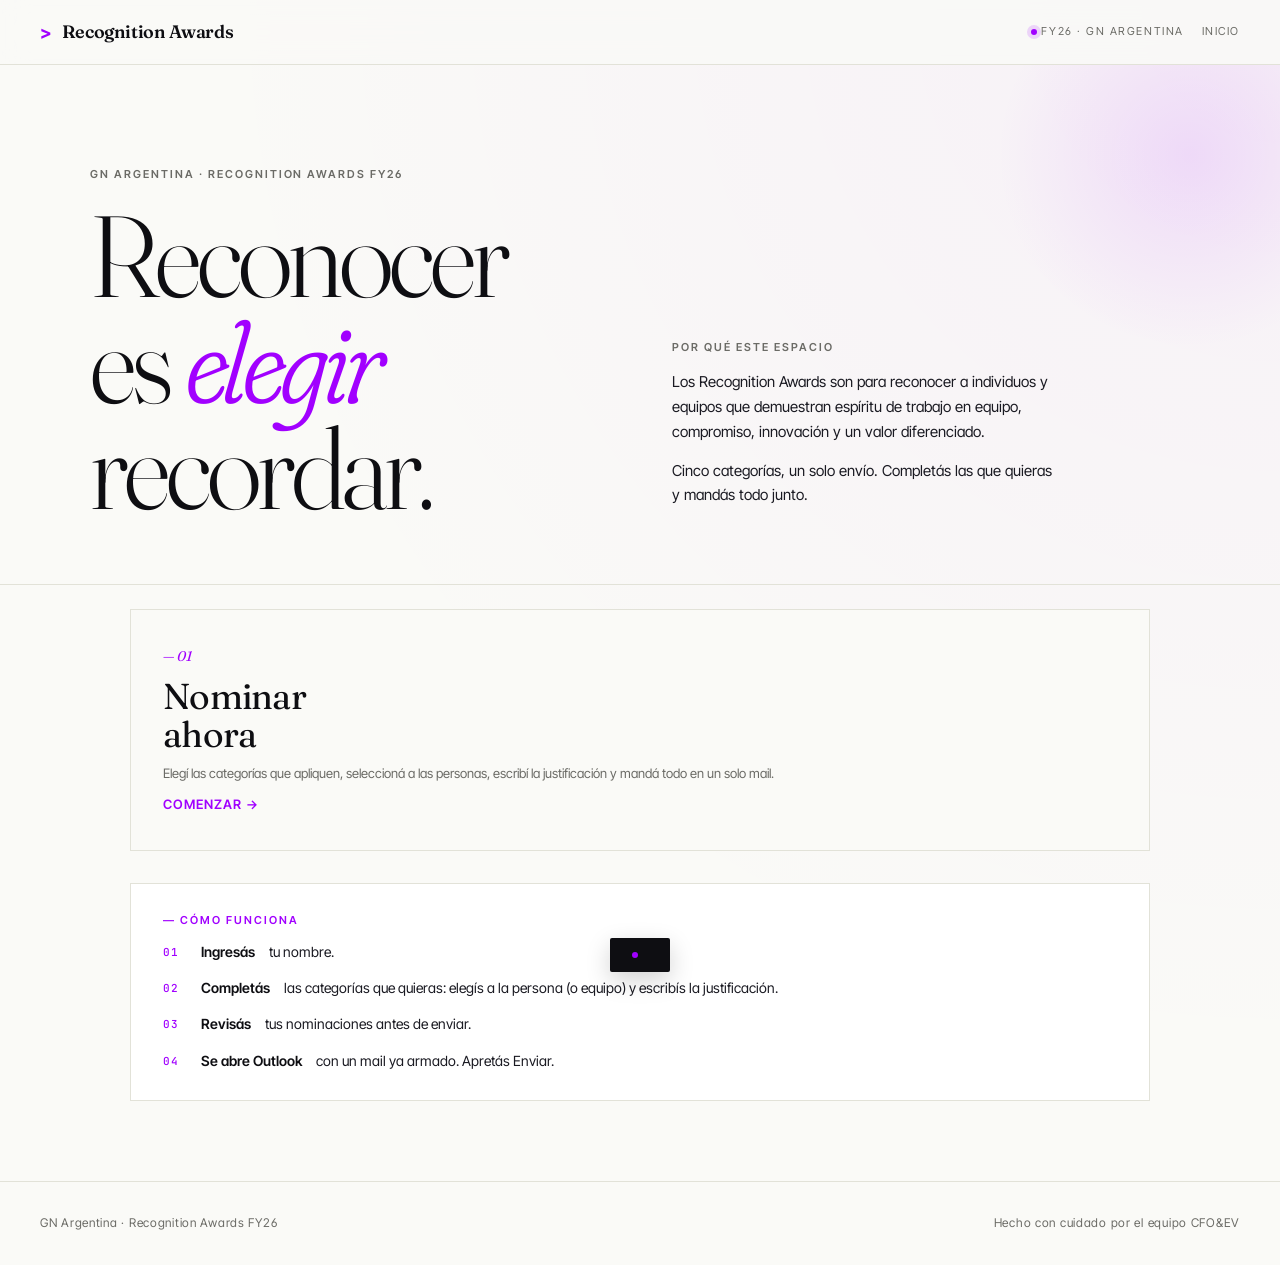
<file: index.html>
<!DOCTYPE html>
<html lang="es">
<head>
<meta charset="UTF-8">
<meta name="viewport" content="width=device-width, initial-scale=1.0">
<title>Recognition Awards · GN Argentina · FY26</title>
<meta name="description" content="GN Argentina Recognition Awards FY26 — Nominá a quienes marcaron una diferencia.">

<link rel="preconnect" href="https://fonts.googleapis.com">
<link rel="preconnect" href="https://fonts.gstatic.com" crossorigin>
<link href="https://fonts.googleapis.com/css2?family=Fraunces:ital,opsz,wght,SOFT,WONK@0,9..144,300..900,0..100,0..1;1,9..144,300..900,0..100,0..1&family=Inter+Tight:wght@300;400;500;600;700&family=JetBrains+Mono:wght@400;500&display=swap" rel="stylesheet">
<link rel="stylesheet" href="css/styles.css">

<style>
/* ---- HUB ---- */
.hub-list { display: flex; flex-direction: column; gap: 0; border-top: 1px solid var(--line); border-left: 1px solid var(--line); }
.hub-row {
  display: flex; align-items: center; justify-content: space-between; gap: 16px;
  padding: 18px 24px;
  border-right: 1px solid var(--line); border-bottom: 1px solid var(--line);
  background: var(--paper); transition: background .15s;
}
.hub-row:hover { background: #fff; }
.hub-row--filled { background: #fff; }
.hub-row-info { display: flex; align-items: baseline; gap: 12px; flex: 1; flex-wrap: wrap; }
.hub-row-badge {
  font-size: 10px; font-weight: 700; letter-spacing: .18em; text-transform: uppercase;
  color: var(--acn-purple); white-space: nowrap;
}
.hub-row-name { font-weight: 600; font-size: 15px; }
.hub-row-nominees { font-size: 13px; color: var(--success); font-weight: 500; }
.hub-row-empty { font-size: 13px; color: var(--muted-2); }

/* ---- NOMINEES SCREEN context bar ---- */
.nom-context-bar {
  display: flex; align-items: center; gap: 24px;
  padding: 12px 0 20px; flex-wrap: wrap;
}
.nom-context-cat { display: flex; flex-direction: column; gap: 2px; }
.nom-context-cat .label { font-size: 10px; font-weight: 600; letter-spacing: .16em; text-transform: uppercase; color: var(--muted); }
.nom-context-cat .name  { font-size: 15px; font-weight: 600; color: var(--acn-purple); }
.selection-badge {
  font-size: 12px; font-weight: 600; letter-spacing: .06em; text-transform: uppercase;
  color: var(--acn-purple); padding: 4px 10px;
  border: 1px solid var(--acn-purple); border-radius: 2px; background: var(--acn-purple-soft);
}
.nominee-card.multi .check { color: var(--muted-2); }
.nominee-card.multi.selected .check { color: var(--acn-purple); }

/* ---- REVIEW ---- */
.review-card {
  border: 1px solid var(--line); border-radius: var(--radius-lg);
  padding: 20px 24px; margin-bottom: 14px; background: #fff;
}
.review-cat-badge { font-size: 10px; font-weight: 700; letter-spacing: .18em; text-transform: uppercase; color: var(--acn-purple); display: block; margin-bottom: 4px; }
.review-cat-name  { font-size: 18px; font-weight: 600; margin-bottom: 8px; }
.review-nominees  { font-size: 14px; color: var(--ink-2); margin-bottom: 8px; }
.review-justification { font-size: 13px; color: var(--muted); font-style: italic; border-left: 2px solid var(--acn-purple); padding-left: 10px; }

/* ---- SENT detail ---- */
.sent-row { font-size: 14px; color: var(--ink-2); padding: 6px 0; border-bottom: 1px solid var(--line); }
.sent-row:last-child { border-bottom: none; }

/* ---- responsive ---- */
@media (max-width: 640px) {
  .hub-row { flex-direction: column; align-items: flex-start; gap: 10px; }
}
</style>
</head>
<body class="paper">

<header class="topbar">
  <a href="#" class="brand" onclick="App.go('welcome');return false;">
    <span class="chev">&gt;</span>
    Recognition Awards
  </a>
  <div class="topbar-meta">
    <span><span class="dot"></span> FY26 · GN Argentina</span>
    <span id="navTag">Inicio</span>
  </div>
</header>

<!-- ============== WELCOME ============== -->
<section class="screen active" id="screen-welcome">
  <div class="hero">
    <div class="hero-grid">
      <div>
        <span class="eyebrow">GN Argentina · Recognition Awards FY26</span>
        <h1 style="margin-top:18px">
          Reconocer<br>
          es <em>elegir</em><br>
          recordar.
        </h1>
      </div>
      <div class="hero-side">
        <span class="eyebrow">Por qué este espacio</span>
        <p>Los Recognition Awards son para reconocer a individuos y equipos que demuestran espíritu de trabajo en equipo, compromiso, innovación y un valor diferenciado.</p>
        <p>Cinco categorías, un solo envío. Completás las que quieras y mandás todo junto.</p>
      </div>
    </div>
  </div>
  <div class="wrap" style="padding-top:24px">
    <div class="action-grid action-grid-single">
      <button class="action-card" onclick="App.startSurvey()">
        <span class="num">— 01</span>
        <h3>Nominar<br>ahora</h3>
        <p>Elegí las categorías que apliquen, seleccioná a las personas, escribí la justificación y mandá todo en un solo mail.</p>
        <span class="arrow">Comenzar →</span>
      </button>
    </div>
    <div class="info-card">
      <span class="eyebrow">— Cómo funciona</span>
      <ol class="steps">
        <li><strong>Ingresás</strong> tu nombre.</li>
        <li><strong>Completás</strong> las categorías que quieras: elegís a la persona (o equipo) y escribís la justificación.</li>
        <li><strong>Revisás</strong> tus nominaciones antes de enviar.</li>
        <li><strong>Se abre Outlook</strong> con un mail ya armado. Apretás Enviar.</li>
      </ol>
    </div>
  </div>
</section>

<!-- ============== VOTER ============== -->
<section class="screen" id="screen-voter">
  <div class="hero" style="padding:80px 40px 56px">
    <div class="hero-grid">
      <div>
        <span class="eyebrow">— Paso 01</span>
        <h1 style="margin-top:18px">¿Quién <em>sos</em>?</h1>
      </div>
      <div class="hero-side">
        <p>Tu identidad real se toma de tu cuenta de Outlook al enviar. Este nombre es solo para el flujo de la página.</p>
      </div>
    </div>
  </div>
  <div class="wrap-narrow">
    <div class="field">
      <label for="voterNameInput">Tu nombre</label>
      <input type="text" id="voterNameInput" placeholder="Ej: Sol Faga" autocomplete="off" />
    </div>
    <div class="alert warn" id="voterAlert" style="display:none">⚠ Por favor escribí tu nombre antes de continuar.</div>
    <div style="display:flex;justify-content:space-between;gap:12px;margin-top:24px;flex-wrap:wrap">
      <button class="btn btn-ghost" onclick="App.go('welcome')">← Cancelar</button>
      <button class="btn btn-primary" onclick="App.confirmVoter()">Continuar →</button>
    </div>
  </div>
</section>

<!-- ============== HUB ============== -->
<section class="screen" id="screen-hub">
  <div class="hero" style="padding:64px 40px 40px">
    <div class="hero-grid">
      <div>
        <span class="eyebrow">— Paso 02</span>
        <h1 style="margin-top:18px">Tus<br><em>nominaciones</em>.</h1>
      </div>
      <div class="hero-side">
        <p>Completá las categorías que quieras. Podés nominar en una sola o en todas. Cuando termines, revisás y enviás todo junto.</p>
        <p style="margin-top:12px">Votando como: <strong id="hubVoterName">—</strong></p>
      </div>
    </div>
  </div>
  <div class="wrap">
    <div id="hubNominations"></div>
    <div style="display:flex;justify-content:space-between;gap:12px;margin-top:32px;flex-wrap:wrap">
      <button class="btn btn-ghost" onclick="App.go('voter')">← Atrás</button>
      <button class="btn btn-acn" id="hubSendBtn" onclick="App.goToReview()" disabled>
        Completá al menos una categoría para continuar
      </button>
    </div>
  </div>
</section>

<!-- ============== NOMINEES (editor por categoría) ============== -->
<section class="screen" id="screen-nominees">
  <div class="hero" style="padding:64px 40px 40px">
    <div class="hero-grid">
      <div>
        <span class="eyebrow" id="nomScreenCatBadge">Premio</span>
        <h1 style="margin-top:14px" id="nomScreenCatName">Categoría</h1>
      </div>
      <div class="hero-side">
        <p id="nomScreenHint">Seleccioná a la persona que querés nominar.</p>
      </div>
    </div>
  </div>

  <div class="wrap">
    <div class="nom-context-bar">
      <span class="selection-badge" id="selectionBadge">Ninguna seleccionada</span>
    </div>

    <!-- Toggle modo equipo — solo Dream Team y Big Hearts -->
    <div id="teamModeToggle" style="display:none; margin-bottom:20px">
      <div class="section-rule" style="margin-bottom:16px">
        <span class="label">— ¿Cómo querés nominar?</span>
        <span class="line"></span>
      </div>
      <div class="filter-group" style="display:flex;gap:8px;flex-wrap:wrap;margin-bottom:0">
        <button class="filter-chip" id="modeNameBtn" onclick="App.switchTeamMode('name')">Nombrar equipo</button>
        <button class="filter-chip" id="modeGridBtn" onclick="App.switchTeamMode('grid')">Elegir personas</button>
      </div>
    </div>

    <!-- Campo nombre de equipo (visible en modo 'name') -->
    <div id="teamNameSection" style="display:none; margin-bottom:24px">
      <div class="field">
        <label for="teamNameInput">Nombre del equipo</label>
        <input type="text" id="teamNameInput" placeholder="Ej: IA Factory, CFO Consulting Lab..." autocomplete="off" maxlength="100" />
      </div>
    </div>

    <!-- Grilla (visible en modo 'grid' o categorías individuales) -->
    <div id="teamGridSection">

    <div class="section-rule">
      <span class="label">— Elegí a la persona</span>
      <span class="line"></span>
    </div>

    <div class="search-bar">
      <div class="search-input-wrap">
        <span class="search-icon">⌕</span>
        <input type="text" id="searchInput" placeholder="Buscar por nombre o ID..." autocomplete="off" oninput="App.applyFilters()" />
        <button class="search-clear" id="searchClear" onclick="App.clearSearch()" style="display:none">×</button>
      </div>
    </div>

    <div class="filter-row">
      <div class="filter-group">
        <span class="filter-label">Nivel:</span>
        <button class="filter-chip active" data-filter="level" data-value="all" onclick="App.setFilter(this)">Todos</button>
        <button class="filter-chip" data-filter="level" data-value="M. Director" onclick="App.setFilter(this)">M. Director</button>
        <button class="filter-chip" data-filter="level" data-value="Associate Director" onclick="App.setFilter(this)">Assoc Director</button>
        <button class="filter-chip" data-filter="level" data-value="Senior Manager" onclick="App.setFilter(this)">Sr Manager</button>
        <button class="filter-chip" data-filter="level" data-value="Manager" onclick="App.setFilter(this)">Manager</button>
        <button class="filter-chip" data-filter="level" data-value="Associate Manager" onclick="App.setFilter(this)">Assoc Manager</button>
        <button class="filter-chip" data-filter="level" data-value="Consultant" onclick="App.setFilter(this)">Consultant</button>
        <button class="filter-chip" data-filter="level" data-value="Senior Analyst" onclick="App.setFilter(this)">Sr Analyst</button>
        <button class="filter-chip" data-filter="level" data-value="Analyst" onclick="App.setFilter(this)">Analyst</button>
        <button class="filter-chip" data-filter="level" data-value="Associate" onclick="App.setFilter(this)">Associate</button>
      </div>
    </div>

    <p class="helper" id="resultCount" style="margin:4px 0 14px"></p>
    <div class="nominee-grid" id="nomineeGrid"></div>
    <p class="helper" id="emptyResults" style="display:none;text-align:center;padding:32px 0">No se encontraron personas con esos filtros.</p>

    </div><!-- /teamGridSection -->

    <div class="section-rule" style="margin-top:40px">
      <span class="label">— Justificación</span>
      <span class="line"></span>
    </div>
    <div class="info-card-sm" style="margin-bottom:18px;margin-top:0">
      <p><strong>Sé específico.</strong> Contá una situación concreta: qué hizo, en qué momento, qué impacto tuvo.</p>
    </div>
    <div class="field">
      <label for="justification">¿Por qué merece este reconocimiento?</label>
      <textarea id="justification" placeholder="Ej: 'Lideró la migración de XYZ cuando el equipo estaba bajo presión. Su iniciativa nos ahorró 2 semanas.'" maxlength="500" oninput="App.updateCharCount()"></textarea>
      <div class="helper right counter">
        <span id="charCount" class="tabular">0</span> / <span id="charMax" class="tabular">500</span>
      </div>
    </div>
    <div class="alert warn" id="voteAlert" style="display:none">⚠ Seleccioná al menos una persona y escribí la justificación.</div>

    <div style="display:flex;justify-content:space-between;gap:12px;margin-top:24px;flex-wrap:wrap">
      <button class="btn btn-ghost" onclick="App.go('hub')">← Volver al resumen</button>
      <button class="btn btn-acn" onclick="App.saveCategory()">Guardar nominación →</button>
    </div>
  </div>
</section>

<!-- ============== REVIEW ============== -->
<section class="screen" id="screen-review">
  <div class="hero" style="padding:80px 40px 40px">
    <div class="hero-grid">
      <div>
        <span class="eyebrow">— Paso 03</span>
        <h1 style="margin-top:18px">Revisá<br>antes de <em>enviar</em>.</h1>
      </div>
      <div class="hero-side">
        <p>Estas son tus nominaciones. Si todo está bien, abrimos Outlook con el mail ya armado.</p>
        <p style="margin-top:12px">
          <strong id="reviewVoterName">—</strong> · <span id="reviewCount">—</span>
        </p>
      </div>
    </div>
  </div>
  <div class="wrap-narrow">
    <div id="reviewContent"></div>
    <div style="display:flex;justify-content:space-between;gap:12px;margin-top:32px;flex-wrap:wrap">
      <button class="btn btn-ghost" onclick="App.go('hub')">← Editar</button>
      <button class="btn btn-acn" onclick="App.sendAll()">📧 &nbsp;Abrir Outlook y enviar →</button>
    </div>
  </div>
</section>

<!-- ============== SENT ============== -->
<section class="screen" id="screen-sent">
  <div class="hero" style="padding:80px 40px 40px">
    <div class="hero-grid">
      <div>
        <span class="eyebrow">— ¡Listo!</span>
        <h1 style="margin-top:18px">Revisá <em>Outlook</em>.</h1>
      </div>
      <div class="hero-side">
        <p>Abrimos un mail ya armado en tu Outlook. Apretá <strong>Enviar</strong> para que las nominaciones queden registradas.</p>
      </div>
    </div>
  </div>
  <div class="wrap-narrow">
    <div class="sent-card">
      <span class="eyebrow">— Nominaciones enviadas</span>
      <h2 style="margin:10px 0 4px"><em id="sentCount">—</em></h2>
      <p class="helper" style="margin-bottom:16px">como <strong id="sentVoterName">—</strong></p>
      <div id="sentDetail" style="margin-bottom:24px"></div>

      <div class="info-card info-card-sm">
        <span class="eyebrow">— ¿No se abrió Outlook?</span>
        <p>Hacé click en el botón de abajo o fijate si el navegador bloqueó la ventana.</p>
        <button class="btn btn-ghost btn-sm" onclick="App.resendLast()" style="margin-top:10px">Reabrir Outlook</button>
      </div>

      <div style="display:flex;gap:12px;margin-top:32px;flex-wrap:wrap">
        <button class="btn btn-ghost" onclick="App.finishVoting()">Ya terminé</button>
      </div>
    </div>
  </div>
</section>

<div class="toast" id="toast"><span class="dot"></span><span id="toastMsg"></span></div>

<footer>
  <div>GN Argentina · Recognition Awards FY26</div>
  <div>Hecho con cuidado por el equipo CFO&amp;EV</div>
</footer>

<script src="js/config.js"></script>
<script src="js/app.js"></script>
</body>
</html>
</file>
<file: css/styles.css>
/* ============================================================
   RECOGNITION POINTS — Stylesheet
   Aesthetic: editorial corporate. Acento Accenture purple
   (#A100FF) usado con disciplina, no como gradiente cliché.
   Tipografía: Fraunces (display, serif con carácter) +
   Inter Tight (body, geométrica).
   ============================================================ */

/* ---------- TOKENS ---------- */
:root {
  /* Color */
  --acn-purple: #A100FF;
  --acn-purple-deep: #7500BA;
  --acn-purple-soft: #F3E5FF;
  --ink: #0E0E12;
  --ink-2: #1A1A22;
  --ink-3: #2A2A33;
  --paper: #FAFAF7;
  --paper-2: #F2F2EC;
  --line: #E2E2D8;
  --line-2: #C9C9BE;
  --muted: #6B6B66;
  --muted-2: #9A9A92;
  --danger: #C8102E;
  --success: #2E7D5B;

  /* Type */
  --display: 'Fraunces', 'Times New Roman', serif;
  --body: 'Inter Tight', 'Helvetica Neue', sans-serif;
  --mono: 'JetBrains Mono', ui-monospace, monospace;

  /* Spacing scale */
  --s-1: 4px; --s-2: 8px; --s-3: 12px; --s-4: 16px;
  --s-5: 24px; --s-6: 32px; --s-7: 48px; --s-8: 64px;

  --radius: 2px;
  --radius-lg: 4px;
}

/* ---------- RESET ---------- */
*, *::before, *::after { box-sizing: border-box; margin: 0; padding: 0; }

html { scroll-behavior: smooth; }

body {
  font-family: var(--body);
  background: var(--paper);
  color: var(--ink);
  font-size: 15px;
  line-height: 1.55;
  font-feature-settings: "ss01", "cv11";
  -webkit-font-smoothing: antialiased;
  min-height: 100vh;
}

/* Subtle paper texture for the public page */
body.paper {
  background:
    radial-gradient(ellipse at top right, rgba(161,0,255,0.04), transparent 60%),
    var(--paper);
}

/* Dark dashboard for admin */
body.dark {
  background: var(--ink);
  color: var(--paper);
}

button, input, textarea, select { font: inherit; color: inherit; }
button { cursor: pointer; border: none; background: none; }

a { color: inherit; }

/* ---------- TYPOGRAPHY ---------- */
.display {
  font-family: var(--display);
  font-weight: 400;
  font-style: italic;
  letter-spacing: -0.02em;
  line-height: 0.95;
  font-variation-settings: "SOFT" 50, "WONK" 1;
}

.eyebrow {
  font-family: var(--body);
  font-size: 11px;
  font-weight: 600;
  letter-spacing: 0.18em;
  text-transform: uppercase;
  color: var(--muted);
}

.tabular { font-variant-numeric: tabular-nums; }

/* ---------- BRAND CHEVRON (Accenture-style mark) ---------- */
.brand {
  display: inline-flex;
  align-items: baseline;
  gap: 10px;
  font-family: var(--display);
  font-weight: 600;
  font-size: 18px;
  letter-spacing: -0.02em;
  color: var(--ink);
  text-decoration: none;
}
.brand .chev {
  display: inline-block;
  color: var(--acn-purple);
  font-weight: 700;
  transform: translateY(1px);
  font-family: var(--body);
}
body.dark .brand { color: var(--paper); }

/* ---------- TOP BAR ---------- */
.topbar {
  position: sticky; top: 0; z-index: 50;
  display: flex; align-items: center; justify-content: space-between;
  padding: 18px 40px;
  background: rgba(250,250,247,0.85);
  backdrop-filter: blur(14px);
  border-bottom: 1px solid var(--line);
}
body.dark .topbar {
  background: rgba(14,14,18,0.85);
  border-bottom-color: var(--ink-3);
}
.topbar-meta {
  font-size: 11px;
  letter-spacing: 0.14em;
  text-transform: uppercase;
  color: var(--muted);
  display: flex; gap: 18px; align-items: center;
}
.topbar-meta .dot {
  display: inline-block; width: 6px; height: 6px; border-radius: 50%;
  background: var(--acn-purple);
  box-shadow: 0 0 0 4px rgba(161,0,255,0.15);
  animation: pulse 2.4s ease-in-out infinite;
}
@keyframes pulse {
  0%, 100% { box-shadow: 0 0 0 4px rgba(161,0,255,0.15); }
  50%     { box-shadow: 0 0 0 8px rgba(161,0,255,0.05); }
}

/* ---------- HERO (public page) ---------- */
.hero {
  padding: 96px 40px 64px;
  border-bottom: 1px solid var(--line);
  position: relative;
  overflow: hidden;
}
.hero::after {
  content: '';
  position: absolute; right: -120px; top: -120px;
  width: 420px; height: 420px;
  background: radial-gradient(circle, rgba(161,0,255,0.10), transparent 65%);
  pointer-events: none;
}
.hero-grid {
  max-width: 1100px; margin: 0 auto;
  display: grid; grid-template-columns: 1fr 1fr; gap: 64px;
  align-items: end;
}
.hero h1 {
  font-family: var(--display);
  font-weight: 300;
  font-size: clamp(56px, 9vw, 120px);
  line-height: 0.92;
  letter-spacing: -0.035em;
  color: var(--ink);
}
.hero h1 em {
  font-style: italic;
  color: var(--acn-purple);
  font-variation-settings: "SOFT" 100, "WONK" 1;
}
.hero-side {
  font-size: 15px;
  line-height: 1.65;
  color: var(--ink-2);
  max-width: 380px;
  padding-bottom: 12px;
}
.hero-side p + p { margin-top: 14px; }
.hero-side .eyebrow { display: block; margin-bottom: 14px; }

/* ---------- SCREENS ---------- */
.screen { display: none; animation: fade .35s ease; }
.screen.active { display: block; }
@keyframes fade {
  from { opacity: 0; transform: translateY(6px); }
  to { opacity: 1; transform: translateY(0); }
}

.wrap { max-width: 1100px; margin: 0 auto; padding: 56px 40px 80px; }
.wrap-narrow { max-width: 720px; margin: 0 auto; padding: 56px 40px 80px; }

/* ---------- ACTIONS PANEL (welcome) ---------- */
.action-grid {
  display: grid;
  grid-template-columns: 1fr 1fr;
  gap: 0;
  border-top: 1px solid var(--line);
  border-left: 1px solid var(--line);
}
.action-card {
  border-right: 1px solid var(--line);
  border-bottom: 1px solid var(--line);
  padding: 36px 32px;
  background: var(--paper);
  text-align: left;
  transition: background .2s, transform .2s;
  position: relative;
  display: flex; flex-direction: column; gap: 10px;
  min-height: 200px;
  cursor: pointer;
}
.action-card:hover {
  background: #fff;
}
.action-card .num {
  font-family: var(--display);
  font-style: italic;
  font-size: 14px;
  color: var(--acn-purple);
}
.action-card h3 {
  font-family: var(--display);
  font-weight: 400;
  font-size: 28px;
  letter-spacing: -0.02em;
  line-height: 1.05;
}
.action-card p {
  font-size: 13px; color: var(--muted); line-height: 1.55;
}
.action-card .arrow {
  margin-top: auto;
  font-size: 13px; font-weight: 600;
  letter-spacing: 0.08em; text-transform: uppercase;
  color: var(--acn-purple);
  display: inline-flex; align-items: center; gap: 8px;
  transition: gap .2s;
}
.action-card:hover .arrow { gap: 14px; }

/* ---------- SECTIONS ---------- */
.section-rule {
  display: flex; align-items: baseline; gap: 14px;
  margin-bottom: 22px;
}
.section-rule .label {
  font-family: var(--body);
  font-size: 11px; font-weight: 600;
  letter-spacing: 0.18em; text-transform: uppercase;
  color: var(--acn-purple);
}
.section-rule .line { flex: 1; height: 1px; background: var(--line); }

/* ---------- INPUTS ---------- */
.field { margin-bottom: 22px; }
.field label {
  display: block; font-size: 12px; font-weight: 600;
  letter-spacing: 0.06em; text-transform: uppercase;
  color: var(--ink-2); margin-bottom: 8px;
}
input[type="text"], input[type="password"], textarea {
  width: 100%;
  background: transparent;
  border: none;
  border-bottom: 1px solid var(--line-2);
  font-family: var(--body);
  font-size: 17px;
  padding: 10px 0;
  color: var(--ink);
  outline: none;
  transition: border-color .2s;
}
input[type="text"]:focus, input[type="password"]:focus, textarea:focus {
  border-bottom-color: var(--acn-purple);
}
textarea {
  border: 1px solid var(--line-2);
  padding: 14px 16px;
  border-radius: var(--radius);
  resize: vertical;
  min-height: 140px;
  background: #fff;
  font-size: 15px;
  line-height: 1.6;
}
textarea:focus { border-color: var(--acn-purple); }

.helper {
  font-size: 12px; color: var(--muted);
  margin-top: 6px;
}
.helper.right { text-align: right; }

/* ---------- BUTTONS ---------- */
.btn {
  display: inline-flex; align-items: center; gap: 10px;
  padding: 14px 24px;
  font-family: var(--body);
  font-size: 13px; font-weight: 600;
  letter-spacing: 0.06em; text-transform: uppercase;
  border-radius: var(--radius);
  transition: transform .15s, background .15s, color .15s;
}
.btn:active { transform: translateY(1px); }
.btn-primary {
  background: var(--ink); color: var(--paper);
  border: 1px solid var(--ink);
}
.btn-primary:hover { background: var(--acn-purple); border-color: var(--acn-purple); }
.btn-ghost {
  background: transparent; color: var(--ink);
  border: 1px solid var(--line-2);
}
.btn-ghost:hover { border-color: var(--ink); }
.btn-acn {
  background: var(--acn-purple); color: #fff;
  border: 1px solid var(--acn-purple);
}
.btn-acn:hover { background: var(--acn-purple-deep); border-color: var(--acn-purple-deep); }
.btn-danger {
  background: transparent; color: var(--danger);
  border: 1px solid var(--danger);
}
.btn-danger:hover { background: var(--danger); color: #fff; }
.btn-sm { padding: 9px 16px; font-size: 11px; }

/* ---------- VOTER BADGE ---------- */
.voter-bar {
  display: flex; justify-content: space-between; align-items: center;
  padding: 16px 0;
  border-top: 1px solid var(--line);
  border-bottom: 1px solid var(--line);
  margin-bottom: 32px;
  flex-wrap: wrap; gap: 12px;
}
.voter-tag {
  font-size: 13px;
}
.voter-tag .label {
  font-size: 11px; letter-spacing: 0.14em;
  text-transform: uppercase; color: var(--muted);
  margin-right: 10px;
}
.voter-tag .name {
  font-family: var(--display);
  font-style: italic;
  font-weight: 500;
  font-size: 22px;
  color: var(--acn-purple);
}
.session-count {
  font-size: 12px; color: var(--muted);
  letter-spacing: 0.06em;
}
.session-count strong { color: var(--ink); }

/* ---------- NOMINEE GRID ---------- */
.nominee-grid {
  display: grid;
  grid-template-columns: repeat(auto-fill, minmax(160px, 1fr));
  gap: 0;
  border-top: 1px solid var(--line);
  border-left: 1px solid var(--line);
  margin-bottom: 32px;
}
.nominee-card {
  border-right: 1px solid var(--line);
  border-bottom: 1px solid var(--line);
  padding: 22px 18px;
  cursor: pointer;
  background: var(--paper);
  text-align: left;
  transition: background .15s;
  position: relative;
}
.nominee-card:hover:not(.disabled) {
  background: #fff;
}
.nominee-card.selected {
  background: var(--ink);
  color: var(--paper);
}
.nominee-card.selected .name { color: var(--paper); }
.nominee-card.selected .role { color: var(--acn-purple); }
.nominee-card.disabled {
  opacity: 0.35; cursor: not-allowed;
  background: var(--paper-2);
}
.nominee-card .initials {
  font-family: var(--display);
  font-style: italic;
  font-size: 26px;
  color: var(--acn-purple);
  margin-bottom: 14px;
  display: block;
}
.nominee-card .name {
  font-weight: 600; font-size: 14px;
  letter-spacing: -0.01em;
  line-height: 1.25;
  margin-bottom: 4px;
}
.nominee-card .role {
  font-size: 10px; font-weight: 600;
  letter-spacing: 0.14em; text-transform: uppercase;
  color: var(--muted);
}
.nominee-card .check {
  position: absolute; top: 14px; right: 14px;
  font-size: 11px; color: var(--acn-purple);
  opacity: 0;
}
.nominee-card.selected .check { opacity: 1; color: var(--acn-purple); }
.nominee-card.disabled .check {
  opacity: 1; color: var(--muted);
  font-size: 9px; letter-spacing: 0.1em;
  text-transform: uppercase;
}

/* ---------- ALERTS ---------- */
.alert {
  font-size: 13px;
  padding: 12px 16px;
  border-left: 3px solid;
  background: #fff;
  margin: 12px 0;
}
.alert.warn { border-color: #C28D00; color: #6B4F00; background: #FFF7DC; }
.alert.err  { border-color: var(--danger); color: var(--danger); background: #FFEAEA; }
.alert.ok   { border-color: var(--success); color: var(--success); background: #EAF7F0; }

/* ---------- CONFIRM / DONE ---------- */
.confirm-card, .done-card {
  border: 1px solid var(--line);
  background: #fff;
  padding: 56px 48px;
  margin-top: 24px;
}
.confirm-card h2, .done-card h2 {
  font-family: var(--display); font-weight: 300;
  font-size: 44px; letter-spacing: -0.02em;
  margin-bottom: 12px; line-height: 1;
}
.confirm-card .lede, .done-card .lede {
  color: var(--muted); font-size: 15px;
  margin-bottom: 28px; line-height: 1.6;
}
.summary-list { border-top: 1px solid var(--line); }
.summary-item {
  display: grid; grid-template-columns: 200px 1fr;
  gap: 24px; padding: 14px 0;
  border-bottom: 1px solid var(--line);
  font-size: 13px;
}
.summary-item .who {
  font-family: var(--display); font-style: italic;
  color: var(--acn-purple); font-size: 18px;
}
.summary-item .why { color: var(--ink-2); line-height: 1.55; }

/* ---------- TOAST ---------- */
.toast {
  position: fixed; bottom: 28px; left: 50%;
  transform: translateX(-50%) translateY(100px);
  background: var(--ink); color: var(--paper);
  padding: 14px 22px;
  font-size: 13px; font-weight: 500;
  letter-spacing: 0.04em;
  border-radius: var(--radius);
  box-shadow: 0 8px 24px rgba(0,0,0,0.18);
  z-index: 999;
  transition: transform .35s cubic-bezier(.2,.8,.2,1);
  display: flex; align-items: center; gap: 10px;
}
.toast.show { transform: translateX(-50%) translateY(0); }
.toast .dot {
  width: 6px; height: 6px; border-radius: 50%;
  background: var(--acn-purple);
}

/* ---------- SETUP / TAGS ---------- */
.tag-list { display: flex; flex-wrap: wrap; gap: 8px; margin-top: 14px; }
.tag {
  display: inline-flex; align-items: center; gap: 8px;
  padding: 6px 12px;
  background: #fff;
  border: 1px solid var(--line-2);
  border-radius: var(--radius);
  font-size: 12px;
  font-weight: 500;
}
.tag .x {
  font-size: 14px; color: var(--muted);
  cursor: pointer; line-height: 1;
}
.tag .x:hover { color: var(--danger); }

/* ---------- LOGIN ---------- */
.login-shell {
  min-height: calc(100vh - 70px);
  display: grid;
  grid-template-columns: 1fr 1fr;
}
.login-left {
  background: var(--ink);
  color: var(--paper);
  padding: 64px 56px;
  display: flex; flex-direction: column; justify-content: space-between;
  position: relative; overflow: hidden;
}
.login-left::before {
  content: '';
  position: absolute; right: -20%; bottom: -20%;
  width: 60%; height: 60%;
  background: radial-gradient(circle, rgba(161,0,255,0.25), transparent 70%);
  pointer-events: none;
}
.login-left h2 {
  font-family: var(--display); font-weight: 300;
  font-size: clamp(40px, 5vw, 64px);
  line-height: 0.95; letter-spacing: -0.025em;
  position: relative;
}
.login-left h2 em {
  font-style: italic; color: var(--acn-purple);
}
.login-left .footnote {
  font-size: 12px; letter-spacing: 0.12em;
  text-transform: uppercase; color: var(--muted-2);
  position: relative;
}
.login-right {
  padding: 64px 56px;
  display: flex; flex-direction: column; justify-content: center;
  background: var(--paper);
  max-width: 520px;
}
.login-right h3 {
  font-family: var(--display); font-weight: 400;
  font-size: 32px; letter-spacing: -0.02em;
  margin-bottom: 32px;
}

/* ============================================================
   DASHBOARD — control-center layout
   Optimizado para notebook 13-15" (1366x768 a 1536x960).
   Tipografía y espaciado reducidos vs página pública.
   ============================================================ */

/* Top bar compacta del dashboard */
.dash-bar {
  display: flex; justify-content: space-between; align-items: center;
  padding: 10px 20px;
  background: var(--ink-2);
  border-bottom: 1px solid var(--ink-3);
  position: sticky; top: 0; z-index: 50;
  flex-wrap: wrap; gap: 12px;
  font-size: 12px;
}
.dash-bar-left, .dash-bar-right {
  display: flex; align-items: center; gap: 10px;
}
.brand.brand-sm {
  font-size: 14px;
  color: var(--paper);
}
.bar-sep {
  width: 1px; height: 20px;
  background: var(--ink-3);
  margin: 0 4px;
}
.bar-meta {
  font-size: 11px;
  letter-spacing: 0.1em;
  color: var(--muted-2);
  text-transform: uppercase;
}
.bar-btn {
  display: inline-flex; align-items: center; gap: 6px;
  padding: 6px 12px;
  background: transparent;
  color: var(--paper);
  border: 1px solid var(--ink-3);
  border-radius: 2px;
  font-size: 11px;
  font-weight: 500;
  letter-spacing: 0.06em;
  text-transform: uppercase;
  cursor: pointer;
  transition: background .15s, border-color .15s;
}
.bar-btn:hover {
  background: var(--ink-3);
  border-color: var(--acn-purple);
}
.bar-btn-ico {
  font-size: 12px;
  color: var(--acn-purple);
}
.bar-btn-danger:hover {
  border-color: var(--danger);
  color: #fff;
  background: rgba(200,16,46,0.15);
}
.bar-btn-danger:hover .bar-btn-ico { color: var(--danger); }

/* Grid principal del dashboard */
.dash-grid {
  display: grid;
  grid-template-columns: repeat(12, 1fr);
  gap: 16px;
  padding: 20px;
  max-width: 1600px;
  margin: 0 auto;
}

/* Título compacto */
.dash-title {
  grid-column: span 12;
  display: flex; justify-content: space-between; align-items: baseline;
  flex-wrap: wrap; gap: 12px;
  padding-bottom: 8px;
  border-bottom: 1px solid var(--ink-3);
}
.dash-title h1 {
  font-family: var(--display); font-weight: 300;
  font-size: clamp(22px, 2.4vw, 30px);
  letter-spacing: -0.02em;
  line-height: 1;
  color: var(--paper);
}
.dash-title h1 em {
  font-style: italic;
  color: var(--acn-purple);
}
.dash-title-sub {
  font-size: 11px;
  letter-spacing: 0.14em;
  text-transform: uppercase;
  color: var(--muted-2);
}

/* KPI strip — 5 columnas iguales */
.kpi-strip {
  grid-column: span 12;
  display: grid;
  grid-template-columns: repeat(5, 1fr);
  gap: 1px;
  background: var(--ink-3);
  border: 1px solid var(--ink-3);
}
.kpi {
  background: var(--ink-2);
  padding: 14px 16px 12px;
  display: flex; flex-direction: column; gap: 4px;
}
.kpi-label {
  font-size: 10px;
  font-weight: 600;
  letter-spacing: 0.14em;
  text-transform: uppercase;
  color: var(--muted-2);
}
.kpi-value {
  font-family: var(--display);
  font-weight: 300;
  font-size: 36px;
  line-height: 1;
  letter-spacing: -0.025em;
  color: var(--paper);
}
.kpi-value em {
  font-style: italic;
  color: var(--acn-purple);
}
.kpi-value-sm {
  font-family: var(--mono);
  font-size: 13px;
  font-weight: 500;
  letter-spacing: 0.08em;
  color: var(--acn-purple);
  padding: 8px 0 4px;
}
.kpi-foot {
  font-size: 10px;
  color: var(--muted-2);
  letter-spacing: 0.04em;
}

/* Paneles */
.panel {
  background: var(--ink-2);
  border: 1px solid var(--ink-3);
  padding: 14px 16px;
  display: flex; flex-direction: column;
  min-width: 0;
}
.panel-head {
  display: flex; justify-content: space-between; align-items: baseline;
  margin-bottom: 12px;
  padding-bottom: 8px;
  border-bottom: 1px solid var(--ink-3);
  gap: 8px; flex-wrap: wrap;
}
.panel-head h3 {
  font-family: var(--display);
  font-weight: 400;
  font-size: 15px;
  letter-spacing: -0.005em;
  color: var(--paper);
  line-height: 1.1;
}
.panel-sub {
  font-size: 10px;
  letter-spacing: 0.1em;
  text-transform: uppercase;
  color: var(--muted-2);
}

/* Asignación al grid 12-cols */
.panel-bar      { grid-column: span 7; }
.panel-pie      { grid-column: span 5; }
.panel-cloud    { grid-column: span 7; }
.panel-cloud-nom{ grid-column: span 5; }
.panel-table    { grid-column: span 12; }

/* Chart container — altura FIJA controlada */
.chart-box {
  position: relative;
  height: 240px;
  width: 100%;
}
.chart-box canvas {
  max-height: 240px !important;
  width: 100% !important;
}
.chart-box-pie {
  height: 240px;
  display: flex;
  align-items: center;
  justify-content: center;
}

/* Word cloud — controlado, max 24px, scroll si se desborda */
.cloud {
  display: flex; flex-wrap: wrap;
  gap: 4px 10px;
  align-items: baseline;
  padding: 4px 0;
  max-height: 240px;
  overflow-y: auto;
  line-height: 1.1;
}
.cloud::-webkit-scrollbar { width: 6px; }
.cloud::-webkit-scrollbar-track { background: var(--ink-2); }
.cloud::-webkit-scrollbar-thumb { background: var(--ink-3); border-radius: 3px; }
.cloud span {
  font-family: var(--display);
  font-style: italic;
  line-height: 1;
  transition: color .2s;
  white-space: nowrap;
}
.cloud span:hover { color: var(--acn-purple) !important; }
.cloud-sm { max-height: 200px; }

/* Selector de nominado */
.nom-select {
  background: var(--ink-3);
  color: var(--paper);
  border: 1px solid var(--ink-3);
  padding: 7px 10px;
  font-family: var(--body);
  font-size: 12px;
  width: 100%;
  margin-bottom: 10px;
  border-radius: 2px;
  cursor: pointer;
  outline: none;
  transition: border-color .15s;
}
.nom-select:focus { border-color: var(--acn-purple); }

/* Tabla compacta con scroll */
.tbl-wrap {
  overflow-x: auto;
  overflow-y: auto;
  max-height: 320px;
}
.tbl-wrap::-webkit-scrollbar { width: 6px; height: 6px; }
.tbl-wrap::-webkit-scrollbar-track { background: var(--ink-2); }
.tbl-wrap::-webkit-scrollbar-thumb { background: var(--ink-3); border-radius: 3px; }

table.tbl {
  width: 100%; border-collapse: collapse;
  font-size: 12px;
}
table.tbl thead {
  position: sticky; top: 0;
  background: var(--ink-2);
  z-index: 1;
}
table.tbl thead th {
  text-align: left;
  font-size: 10px; font-weight: 600;
  letter-spacing: 0.12em; text-transform: uppercase;
  color: var(--muted-2);
  padding: 8px 12px 8px 0;
  border-bottom: 1px solid var(--ink-3);
}
table.tbl tbody td {
  padding: 9px 12px 9px 0;
  border-bottom: 1px solid var(--ink-3);
  vertical-align: top;
  color: var(--paper);
  line-height: 1.45;
}
table.tbl tbody tr:hover { background: rgba(161,0,255,0.05); }
table.tbl .nominee { font-weight: 600; color: #fff; white-space: nowrap; }
table.tbl .voter   { color: var(--acn-purple); white-space: nowrap; font-size: 11px; }
table.tbl .just    { color: #D1D1C9; }

.empty {
  text-align: center;
  padding: 32px 0;
  color: var(--muted-2);
  font-size: 13px;
}

/* ---------- FILE ROW ---------- */
.io-row {
  display: flex; flex-wrap: wrap; gap: 10px;
  padding: 18px 0;
  border-top: 1px solid var(--line);
  border-bottom: 1px solid var(--line);
  margin-bottom: 32px;
}

/* ---------- FOOTER (página pública) ---------- */
footer {
  border-top: 1px solid var(--line);
  padding: 32px 40px;
  font-size: 12px; color: var(--muted);
  display: flex; justify-content: space-between; flex-wrap: wrap; gap: 12px;
  letter-spacing: 0.06em;
}
body.dark footer {
  border-top-color: var(--ink-3);
  color: var(--muted-2);
}

/* ---------- RESPONSIVE general ---------- */
@media (max-width: 900px) {
  .hero { padding: 56px 24px 40px; }
  .hero-grid { grid-template-columns: 1fr; gap: 32px; }
  .wrap { padding: 32px 24px 56px; }
  .topbar { padding: 14px 20px; }
  .action-grid { grid-template-columns: 1fr; }
  .login-shell { grid-template-columns: 1fr; }
  .login-left { padding: 40px 24px; min-height: 240px; }
  .login-right { padding: 40px 24px; max-width: 100%; }
  .summary-item { grid-template-columns: 1fr; gap: 4px; }
}

/* ---------- TABLA — admin landing v3 (Power BI redirect) ---------- */
.admin-wrap {
  max-width: 1100px;
  margin: 0 auto;
  padding: 60px 40px 80px;
}
.admin-hero { margin-bottom: 56px; max-width: 700px; }
.admin-h1 {
  font-family: var(--display);
  font-weight: 300;
  font-size: clamp(44px, 6vw, 80px);
  letter-spacing: -0.03em;
  line-height: 0.95;
  color: var(--paper);
  margin-top: 14px;
  margin-bottom: 24px;
}
.admin-h1 em {
  font-style: italic;
  color: var(--acn-purple);
}
.admin-lede {
  font-size: 16px;
  line-height: 1.6;
  color: #C9C9BE;
  max-width: 600px;
}

.admin-grid {
  display: grid;
  grid-template-columns: 1fr 1fr;
  gap: 0;
  border-top: 1px solid var(--ink-3);
  border-left: 1px solid var(--ink-3);
  margin-bottom: 56px;
}
.admin-card {
  display: flex;
  flex-direction: column;
  gap: 12px;
  padding: 36px 32px;
  border-right: 1px solid var(--ink-3);
  border-bottom: 1px solid var(--ink-3);
  background: var(--ink-2);
  text-decoration: none;
  color: var(--paper);
  min-height: 220px;
  transition: background .18s;
  cursor: pointer;
}
.admin-card:hover {
  background: var(--ink-3);
}
.admin-card .num {
  font-family: var(--display);
  font-style: italic;
  font-size: 13px;
  color: var(--acn-purple);
}
.admin-card h3 {
  font-family: var(--display);
  font-weight: 400;
  font-size: 32px;
  letter-spacing: -0.02em;
  line-height: 1.05;
  color: var(--paper);
}
.admin-card p {
  font-size: 13px;
  line-height: 1.55;
  color: var(--muted-2);
}
.admin-card .arrow {
  margin-top: auto;
  font-size: 11px;
  font-weight: 600;
  letter-spacing: 0.12em;
  text-transform: uppercase;
  color: var(--acn-purple);
  display: inline-flex;
  align-items: center;
  gap: 8px;
  transition: gap .2s;
  text-decoration: none;
}
.admin-card:hover .arrow { gap: 14px; }

.admin-card-primary {
  background: linear-gradient(135deg, rgba(161,0,255,0.08), rgba(161,0,255,0.02));
}
.admin-card-primary:hover {
  background: linear-gradient(135deg, rgba(161,0,255,0.18), rgba(161,0,255,0.04));
}
.admin-card-primary h3 em {
  font-style: italic;
  color: var(--acn-purple);
}

.admin-card-disabled {
  opacity: 0.4;
  cursor: not-allowed;
  pointer-events: auto;
}
.admin-card-disabled:hover { background: var(--ink-2); }

/* Status panel */
.admin-status {
  border: 1px solid var(--ink-3);
  background: var(--ink-2);
  padding: 24px 28px;
  margin-bottom: 32px;
}
.status-grid {
  display: grid;
  grid-template-columns: repeat(4, 1fr);
  gap: 20px;
  margin-top: 16px;
}
.status-item {
  display: flex;
  align-items: flex-start;
  gap: 10px;
}
.status-dot {
  display: inline-block;
  width: 8px;
  height: 8px;
  border-radius: 50%;
  margin-top: 6px;
  flex-shrink: 0;
}
.status-ok {
  background: #4ade80;
  box-shadow: 0 0 0 3px rgba(74, 222, 128, 0.15);
}
.status-warn {
  background: #fbbf24;
  box-shadow: 0 0 0 3px rgba(251, 191, 36, 0.15);
}
.status-err {
  background: var(--danger);
  box-shadow: 0 0 0 3px rgba(200, 16, 46, 0.15);
}
.status-label {
  font-size: 10px;
  font-weight: 600;
  letter-spacing: 0.12em;
  text-transform: uppercase;
  color: var(--muted-2);
}
.status-val {
  font-size: 14px;
  font-weight: 500;
  color: var(--paper);
  margin-top: 2px;
}

/* Avanzado (details/summary) */
.admin-advanced {
  border: 1px solid var(--ink-3);
  background: var(--ink-2);
}
.admin-advanced summary {
  padding: 16px 24px;
  cursor: pointer;
  font-size: 12px;
  font-weight: 600;
  letter-spacing: 0.06em;
  text-transform: uppercase;
  color: var(--muted-2);
  list-style: none;
  display: flex;
  align-items: center;
  gap: 10px;
  transition: color .15s;
}
.admin-advanced summary:hover { color: var(--paper); }
.admin-advanced summary::before {
  content: '+';
  font-family: var(--mono);
  color: var(--acn-purple);
  font-size: 16px;
  transition: transform .2s;
}
.admin-advanced[open] summary::before { content: '−'; }
.advanced-content {
  padding: 8px 24px 24px;
  border-top: 1px solid var(--ink-3);
}

/* ---------- INFO CARDS / STEPS (página pública) ---------- */
.info-card {
  border: 1px solid var(--line);
  background: #fff;
  padding: 28px 32px;
  margin-top: 32px;
}
.info-card .eyebrow {
  display: block;
  margin-bottom: 12px;
  color: var(--acn-purple);
}
.info-card-sm {
  padding: 18px 22px;
  margin-top: 24px;
  background: var(--lavender, #F3E5FF);
  border-color: var(--acn-purple);
  border-left-width: 3px;
}
.info-card-sm p {
  font-size: 13px;
  color: var(--ink-2);
  line-height: 1.55;
}

.steps {
  list-style: none;
  counter-reset: step;
  display: grid;
  gap: 14px;
  padding: 0;
  margin: 0;
}
.steps li {
  display: flex;
  gap: 14px;
  padding-left: 0;
  font-size: 14px;
  line-height: 1.6;
  color: var(--ink-2);
  counter-increment: step;
  position: relative;
}
.steps li::before {
  content: counter(step, decimal-leading-zero);
  font-family: var(--mono);
  font-size: 11px;
  font-weight: 500;
  color: var(--acn-purple);
  letter-spacing: 0.08em;
  flex-shrink: 0;
  margin-top: 3px;
  min-width: 24px;
}
.steps li strong {
  color: var(--ink);
  font-weight: 600;
}

/* ---------- SENT SCREEN (después del mailto) ---------- */
.sent-card {
  border: 1px solid var(--line);
  background: #fff;
  padding: 48px 40px;
  margin-top: 24px;
}
.sent-card .eyebrow {
  display: block;
  margin-bottom: 12px;
  color: var(--acn-purple);
}
.sent-card h2 {
  font-family: var(--display);
  font-weight: 300;
  font-size: 38px;
  letter-spacing: -0.02em;
  line-height: 1.05;
  margin-bottom: 14px;
  color: var(--ink);
}
.sent-card h2 em {
  font-style: italic;
  color: var(--acn-purple);
}
.sent-card .lede {
  color: var(--muted);
  font-size: 14px;
  margin-bottom: 12px;
  line-height: 1.6;
}

/* ---------- COUNTER WARNINGS ---------- */
.counter { transition: color .2s; }
.counter.warn { color: #C28D00 !important; font-weight: 600; }
.counter.danger { color: var(--danger) !important; font-weight: 700; }

/* ---------- responsive admin landing ---------- */
@media (max-width: 900px) {
  .admin-wrap { padding: 32px 20px 60px; }
  .admin-grid { grid-template-columns: 1fr; }
  .admin-card { min-height: 180px; padding: 28px 24px; }
  .admin-card h3 { font-size: 26px; }
  .status-grid { grid-template-columns: 1fr 1fr; gap: 16px; }
  .sent-card { padding: 32px 24px; }
  .sent-card h2 { font-size: 30px; }
}

/* ---------- MODAL ---------- */
.modal {
  position: fixed; inset: 0; z-index: 200;
  background: rgba(14,14,18,0.55);
  display: none;
  align-items: center; justify-content: center;
  padding: 24px;
}
.modal.open { display: flex; }
.modal-card {
  background: #fff; max-width: 420px; width: 100%;
  padding: 32px; border-radius: var(--radius);
  border: 1px solid var(--line);
}
.modal-card h3 {
  font-family: var(--display); font-weight: 400;
  font-size: 26px; margin-bottom: 8px;
}
.modal-card p {
  font-size: 14px; color: var(--muted);
  margin-bottom: 24px; line-height: 1.55;
}
.modal-actions {
  display: flex; gap: 10px; justify-content: flex-end; flex-wrap: wrap;
}

/* ---------- Single-card layout (sin admin) ---------- */
.action-grid-single { grid-template-columns: 1fr; }
.action-grid-single .action-card { min-height: 240px; }
.action-grid-single .action-card h3 { font-size: 36px; }

/* ---------- BUSCADOR + FILTROS (v5) ---------- */
.search-bar {
  margin-bottom: 14px;
}
.search-input-wrap {
  position: relative;
  display: flex;
  align-items: center;
  background: #fff;
  border: 1px solid var(--line-2);
  border-radius: var(--radius);
  transition: border-color .15s;
}
.search-input-wrap:focus-within {
  border-color: var(--acn-purple);
  box-shadow: 0 0 0 3px rgba(161, 0, 255, 0.08);
}
.search-icon {
  padding: 0 14px;
  font-size: 18px;
  color: var(--muted);
  pointer-events: none;
}
.search-input-wrap input {
  flex: 1;
  border: none;
  background: transparent;
  padding: 12px 14px 12px 0;
  font-size: 15px;
  font-family: var(--body);
  color: var(--ink);
  outline: none;
}
.search-input-wrap input::placeholder {
  color: var(--muted-2);
}
.search-clear {
  display: flex;
  align-items: center;
  justify-content: center;
  width: 28px; height: 28px;
  margin-right: 8px;
  border-radius: 50%;
  font-size: 16px;
  color: var(--muted);
  background: transparent;
  border: none;
  cursor: pointer;
  transition: background .15s;
}
.search-clear:hover {
  background: var(--paper-2);
  color: var(--ink);
}

.filter-row {
  display: flex;
  flex-direction: column;
  gap: 10px;
  margin-bottom: 8px;
}
.filter-group {
  display: flex;
  align-items: center;
  flex-wrap: wrap;
  gap: 6px;
}
.filter-label {
  font-size: 11px;
  font-weight: 600;
  letter-spacing: 0.12em;
  text-transform: uppercase;
  color: var(--muted);
  margin-right: 6px;
  min-width: 50px;
}
.filter-chip {
  padding: 6px 12px;
  font-family: var(--body);
  font-size: 12px;
  font-weight: 500;
  background: transparent;
  color: var(--ink-2);
  border: 1px solid var(--line-2);
  border-radius: 100px;
  cursor: pointer;
  transition: all .15s;
}
.filter-chip:hover {
  border-color: var(--ink);
}
.filter-chip.active {
  background: var(--ink);
  color: var(--paper);
  border-color: var(--ink);
}

/* ---------- AJUSTES DE NOMINEE-CARD (v5) ---------- */
.nominee-grid {
  grid-template-columns: repeat(auto-fill, minmax(180px, 1fr));
}
.nominee-card .name {
  font-size: 13px;
  line-height: 1.3;
  min-height: 34px;
}
.nominee-card .role {
  font-size: 9px;
  letter-spacing: 0.1em;
}
.nominee-card .nominee-id {
  margin-top: 8px;
  font-family: var(--mono);
  font-size: 10px;
  color: var(--muted-2);
  letter-spacing: 0;
  word-break: break-all;
  line-height: 1.3;
}
.nominee-card.selected .nominee-id {
  color: var(--muted-2);
  opacity: 0.7;
}
</file>
